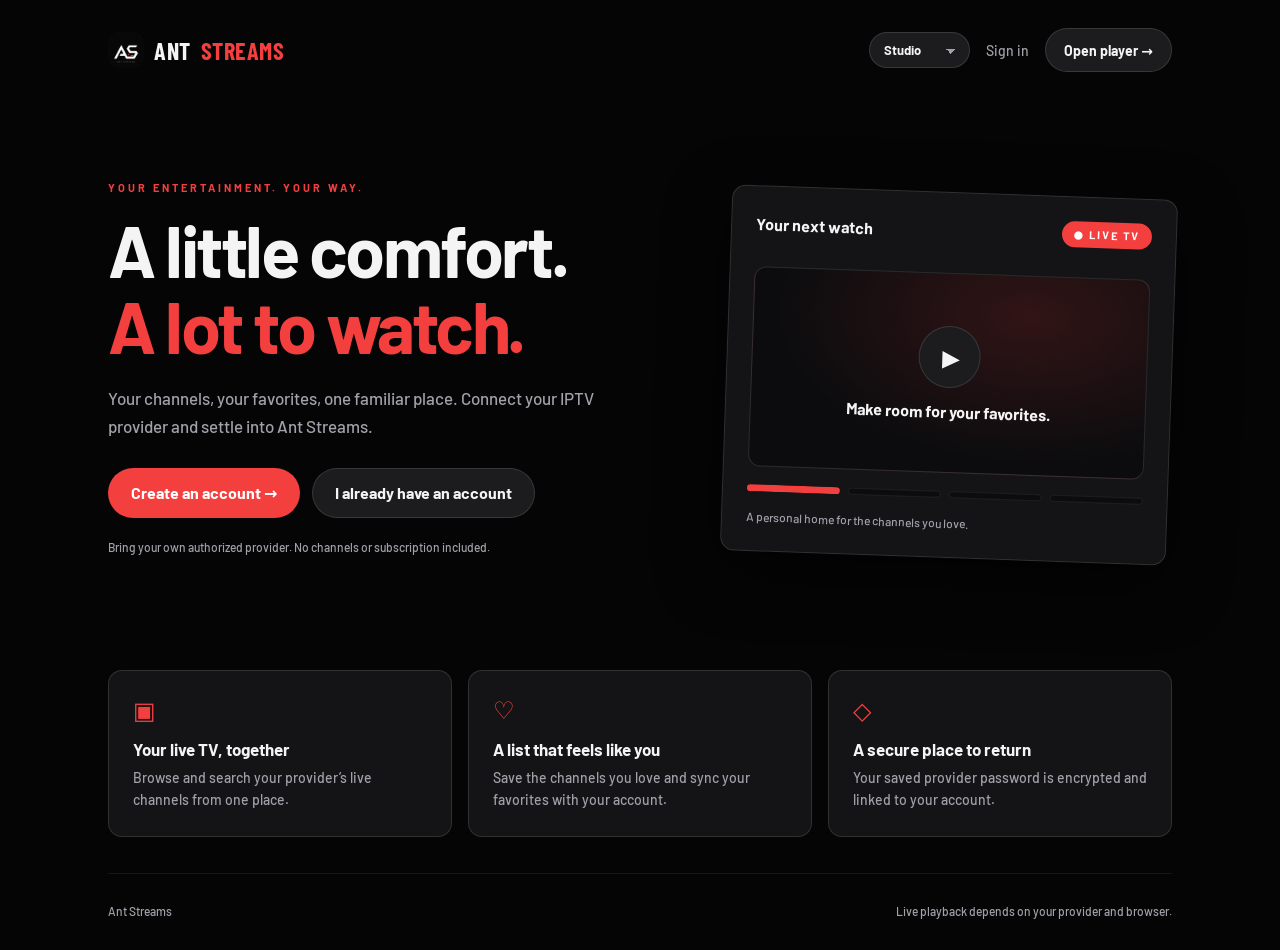
<file: index.html>
<!doctype html>
<html lang="en"><head><meta charset="utf-8"><meta name="viewport" content="width=device-width,initial-scale=1,viewport-fit=cover"><meta name="theme-color" content="#050506"><meta name="description" content="Your personal home for live TV. Connect your authorized IPTV provider and keep your favorites together."><title>Ant Streams</title><meta name="mobile-web-app-capable" content="yes"><meta name="apple-mobile-web-app-capable" content="yes"><meta name="apple-mobile-web-app-status-bar-style" content="black-translucent"><meta name="apple-mobile-web-app-title" content="Ant Streams"><link rel="manifest" href="manifest.webmanifest"><link rel="icon" href="icon.svg" type="image/svg+xml"><link rel="apple-touch-icon" href="icon-180.png"><script>try{var _t=localStorage.getItem('ant-appearance');document.documentElement.setAttribute('data-theme',['studio','dark','light','ghost','nebula'].indexOf(_t)>-1?_t:'studio')}catch(e){document.documentElement.setAttribute('data-theme','studio')}</script>
<link rel="stylesheet" href="theme.css"></head>
<body><div class="landing"><header class="landing-header"><a class="brand" href="./"><img src="icon-180.png" alt="" width="36" height="36"> ANT <b>STREAMS</b></a><nav class="landing-nav" aria-label="Account"><select id="themeSelect" class="theme-switch" aria-label="Theme"><option value="studio">Studio</option><option value="dark">Dark</option><option value="light">iOS Light</option><option value="ghost">Ghost</option><option value="nebula">Nebula</option></select><a href="./auth.html">Sign in</a><a class="button secondary" href="./xtream.html">Open player →</a></nav></header>
<main><section class="landing-hero"><div><div class="eyebrow">YOUR ENTERTAINMENT. YOUR WAY.</div><h1>A little comfort.<br><span>A lot to watch.</span></h1><p class="landing-lead">Your channels, your favorites, one familiar place. Connect your IPTV provider and settle into Ant Streams.</p><div class="landing-actions"><a class="button" href="./auth.html?mode=signup">Create an account →</a><a class="button secondary" href="./auth.html">I already have an account</a></div><p class="landing-small">Bring your own authorized provider. No channels or subscription included.</p></div>
<div class="card preview-card" aria-label="Player illustration"><div class="preview-top"><strong>Your next watch</strong><span class="live-pill">● LIVE TV</span></div><div class="preview-screen"><span class="play-symbol" aria-hidden="true">▶</span><span>Make room for your favorites.</span></div><div class="preview-bars" aria-hidden="true"><span></span><span></span><span></span><span></span></div><p class="preview-caption">A personal home for the channels you love.</p></div></section>
<section class="features" aria-label="What you can do"><article class="card feature"><span class="feature-icon" aria-hidden="true">▣</span><h2>Your live TV, together</h2><p>Browse and search your provider’s live channels from one place.</p></article><article class="card feature"><span class="feature-icon" aria-hidden="true">♡</span><h2>A list that feels like you</h2><p>Save the channels you love and sync your favorites with your account.</p></article><article class="card feature"><span class="feature-icon" aria-hidden="true">◇</span><h2>A secure place to return</h2><p>Your saved provider password is encrypted and linked to your account.</p></article></section></main>
<footer class="landing-footer"><span>Ant Streams</span><span>Live playback depends on your provider and browser.</span></footer></div><script>(function(){try{var key='ant-appearance';var d=document.documentElement;var s=document.getElementById('themeSelect');if(!s)return;s.value=d.getAttribute('data-theme')||'studio';var m=document.querySelector('meta[name="theme-color"]');var b={studio:'#050506',dark:'#09090B',light:'#F2F2F7',ghost:'#0A0A0B',nebula:'#060609'};s.addEventListener('change',function(){var v=s.value;d.setAttribute('data-theme',v);if(m&&b[v])m.setAttribute('content',b[v]);try{localStorage.setItem(key,v)}catch(e){}})}catch(e){}})();</script><script>if('serviceWorker' in navigator)navigator.serviceWorker.register('./sw.js').catch(()=>{});</script></body></html>
</file>
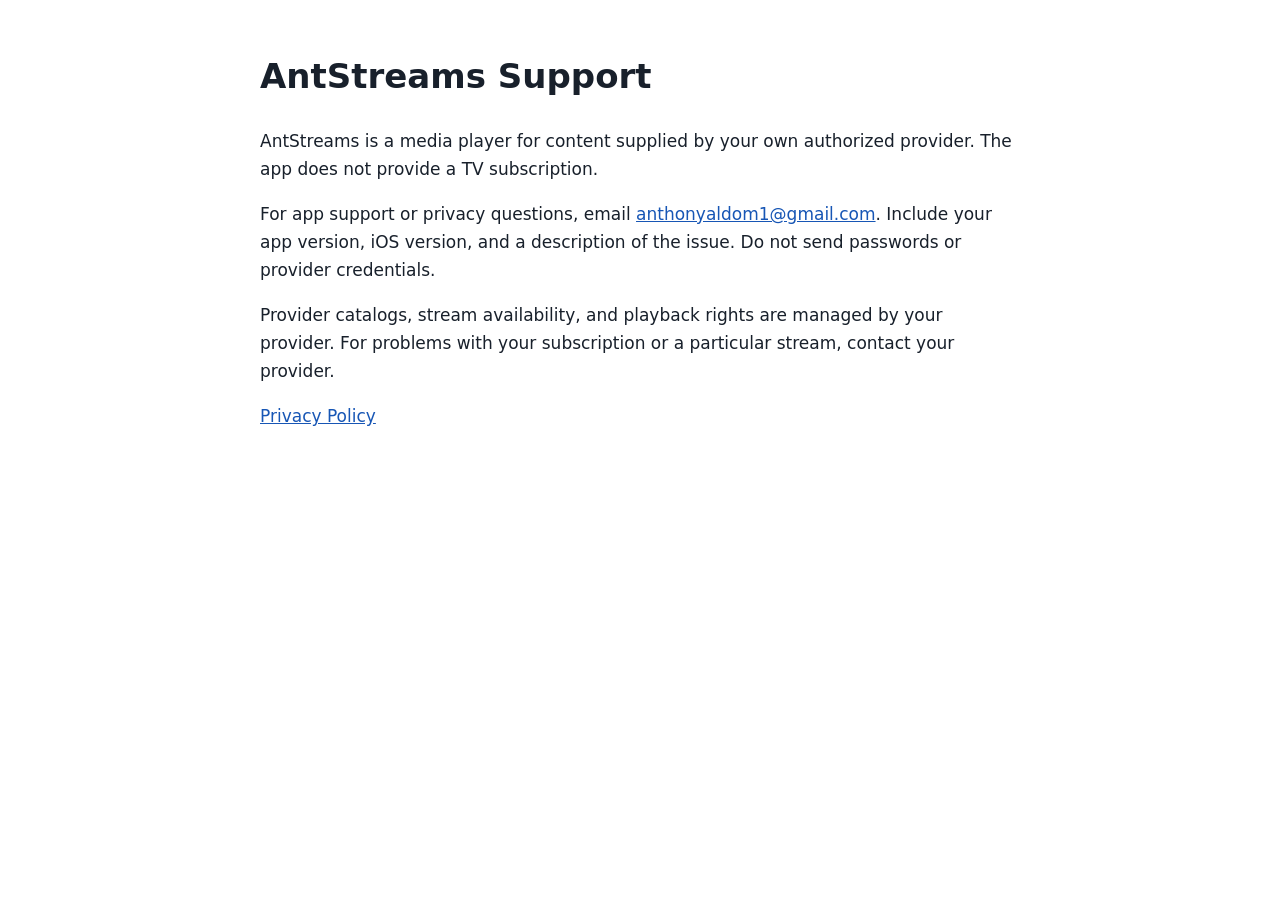
<file: support.html>
<!doctype html><html lang="en"><meta charset="utf-8"><meta name="viewport" content="width=device-width,initial-scale=1"><title>AntStreams Support</title><style>body{font:17px/1.65 system-ui;max-width:760px;margin:48px auto;padding:0 24px;color:#18202b}a{color:#1756b5}</style><h1>AntStreams Support</h1><p>AntStreams is a media player for content supplied by your own authorized provider. The app does not provide a TV subscription.</p><p>For app support or privacy questions, email <a href="mailto:anthonyaldom1@gmail.com">anthonyaldom1@gmail.com</a>. Include your app version, iOS version, and a description of the issue. Do not send passwords or provider credentials.</p><p>Provider catalogs, stream availability, and playback rights are managed by your provider. For problems with your subscription or a particular stream, contact your provider.</p><p><a href="https://github.com/acasso01/rigatoni-stream/blob/main/PRIVACY_POLICY.md">Privacy Policy</a></p></html>
</file>
<file: theme.css>
/* ============================================================
   Ant Streams — web theme system
   Mirrors the native app's AppAppearance themes (Dark, iOS Light,
   Ghost, Nebula). Theme is set on <html data-theme="..."> by an
   inline pre-paint snippet; localStorage key: ant-appearance.
   Default (no JS / unknown value) is Dark.
   ============================================================ */

/* ---------- Tokens ---------- */
:root{
  color-scheme:dark;
  --bg:#09090B; --panel:#17171B; --panel-2:#0D0D11; --input:#0C0C10;
  --text:#FAFAFA; --muted:#A1A1AA; --faint:#71717A;
  --accent:#E50914; --accent-ink:#FFFFFF;
  --accent-soft:rgba(229,9,20,.14); --accent-line:rgba(229,9,20,.42);
  --border:rgba(255,255,255,.13); --border-soft:rgba(255,255,255,.07);
  --wash:rgba(255,255,255,.09);
  --glow:rgba(127,17,31,.45); --hero-a:#282028;
  --eyebrow:#FF9AA2; --focus:#FF8189;
  --tile-a:#25252B; --tile-b:#131317;
  --header-bg:rgba(9,9,11,.92);
  --shadow:0 20px 60px rgba(0,0,0,.5);
  --radius:18px;
}
html[data-theme="light"]{
  color-scheme:light;
  --bg:#F2F2F7; --panel:#FFFFFF; --panel-2:#EDEDF1; --input:#FFFFFF;
  --text:#1C1C1E; --muted:#6B7280; --faint:#9AA0AE;
  --accent:#E50914; --accent-ink:#FFFFFF;
  --accent-soft:rgba(229,9,20,.10); --accent-line:rgba(229,9,20,.34);
  --border:rgba(0,0,0,.14); --border-soft:rgba(0,0,0,.06);
  --wash:rgba(0,0,0,.05);
  --glow:rgba(229,9,20,.10); --hero-a:#E3E3EA;
  --eyebrow:#B90A14; --focus:#E50914;
  --tile-a:#FFFFFF; --tile-b:#EBEBF0;
  --header-bg:rgba(242,242,247,.9);
  --shadow:0 18px 44px rgba(28,28,30,.10);
}
html[data-theme="ghost"]{
  color-scheme:dark;
  --bg:#0A0A0B; --panel:#141416; --panel-2:#0C0C0E; --input:#0C0C0E;
  --text:#FFFFFF; --muted:#A1A1AA; --faint:#6E6E76;
  --accent:#FFFFFF; --accent-ink:#0A0A0B;
  --accent-soft:rgba(255,255,255,.10); --accent-line:rgba(255,255,255,.34);
  --border:rgba(255,255,255,.13); --border-soft:rgba(255,255,255,.07);
  --wash:rgba(255,255,255,.09);
  --glow:rgba(255,255,255,.07); --hero-a:#1C1C1F;
  --eyebrow:#EDEDEF; --focus:#FFFFFF;
  --tile-a:#1E1E22; --tile-b:#101013;
  --header-bg:rgba(10,10,11,.92);
  --shadow:0 20px 60px rgba(0,0,0,.55);
}
html[data-theme="nebula"]{
  color-scheme:dark;
  --bg:#060609; --panel:#0E0E14; --panel-2:#0A0A10; --input:#0A0A10;
  --text:#EDEBF5; --muted:#8F8DA3; --faint:#5F5D75;
  --accent:#A78BFA; --accent-ink:#14082E;
  --accent-soft:rgba(167,139,250,.13); --accent-line:rgba(167,139,250,.40);
  --border:rgba(255,255,255,.10); --border-soft:rgba(255,255,255,.06);
  --wash:rgba(255,255,255,.08);
  --glow:rgba(124,93,250,.16); --hero-a:#151522;
  --eyebrow:#C9BFF5; --focus:#A78BFA;
  --tile-a:#16161F; --tile-b:#0C0C12;
  --header-bg:rgba(6,6,9,.92);
  --shadow:0 20px 60px rgba(0,0,0,.6);
}

/* ---------- Base ---------- */
*{box-sizing:border-box}
html{scroll-behavior:smooth}
body{
  margin:0; background:var(--bg); color:var(--text);
  font:16px -apple-system,BlinkMacSystemFont,"Segoe UI",sans-serif;
  min-height:100dvh; -webkit-font-smoothing:antialiased;
}
button,input,select{font:inherit}
button{cursor:pointer}
button:disabled{opacity:.55; cursor:wait}
a{color:var(--accent)}
button:focus-visible,a:focus-visible,input:focus-visible,select:focus-visible{
  outline:2px solid var(--focus); outline-offset:3px;
}
.hidden{display:none!important}
.hide{display:none!important}
.muted{color:var(--muted)}
::selection{background:var(--accent-soft)}

/* ---------- Brand / eyebrow / badges ---------- */
.brand{
  display:inline-flex; align-items:center; gap:10px;
  font-weight:900; font-size:24px; letter-spacing:-1px;
  color:var(--text); text-decoration:none; white-space:nowrap;
}
.brand img{border-radius:8px; display:block}
.brand b{color:var(--accent); font-weight:900}
.eyebrow{
  font-size:11px; font-weight:800; letter-spacing:3px;
  color:var(--eyebrow); text-transform:uppercase;
}
.badge{
  display:inline-block; font-size:11px; font-weight:800; letter-spacing:3px;
  color:var(--accent); text-transform:uppercase;
  background:var(--accent-soft); border:1px solid var(--accent-line);
  border-radius:999px; padding:7px 12px; margin-bottom:14px;
}
.live-pill,.live-badge{
  display:inline-flex; align-items:center; gap:6px;
  color:var(--accent-ink); background:var(--accent);
  border-radius:999px; padding:6px 12px;
  font-size:11px; font-weight:800; letter-spacing:2px;
}

/* ---------- Buttons (pill) ---------- */
.button{
  display:inline-flex; align-items:center; justify-content:center; gap:8px;
  border:1px solid transparent; border-radius:999px;
  background:var(--accent); color:var(--accent-ink);
  padding:14px 22px; font-weight:800; text-decoration:none; min-height:48px;
}
.button.secondary{
  background:var(--wash); border-color:var(--border); color:var(--text);
}
.button:hover{filter:brightness(1.08)}
.btn{
  border-radius:999px; padding:12px 20px; font-weight:750;
  background:var(--panel-2); color:var(--text); border:1px solid var(--border);
}
.btn.red{background:var(--accent); color:var(--accent-ink); border-color:transparent}
.btn.ghost{background:var(--wash); color:var(--text); border:1px solid var(--border)}
.btn:hover{filter:brightness(1.08)}
.text-button{
  border:0; background:none; padding:6px 2px; color:var(--text);
  font-size:13px; cursor:pointer; min-height:32px; width:auto;
}
.text-button:hover{color:var(--accent)}

/* ---------- Cards ---------- */
.card{
  background:var(--panel); border:1px solid var(--border);
  border-radius:var(--radius); padding:28px; box-shadow:var(--shadow);
}

/* ---------- Forms ---------- */
label{display:block; font-size:13px; color:var(--muted); margin:16px 0 7px}
input,select{
  color:var(--text); background:var(--input);
  border:1px solid var(--border); border-radius:12px;
  padding:13px 14px; width:100%; min-width:0;
}
input:focus,select:focus{border-color:var(--focus)}
input::placeholder{color:var(--faint)}
.password-field{position:relative}
.password-field input{padding-right:68px}
.password-toggle{
  position:absolute; right:12px; top:50%; transform:translateY(-50%);
  border:0; background:none; color:var(--muted); font-size:12px;
  padding:8px 0; cursor:pointer; width:auto;
}
.password-hint{font-size:12px!important; margin:8px 0 0}
p{line-height:1.6}

/* ---------- Theme switcher ---------- */
.theme-switch{
  width:auto; min-width:0; padding:9px 34px 9px 14px; border-radius:999px;
  background-color:var(--wash); border:1px solid var(--border);
  color:var(--text); font-size:13px; font-weight:700; cursor:pointer;
  appearance:none; -webkit-appearance:none;
  background-image:
    linear-gradient(45deg,transparent 50%,var(--muted) 50%),
    linear-gradient(135deg,var(--muted) 50%,transparent 50%);
  background-position:calc(100% - 18px) 55%,calc(100% - 13px) 55%;
  background-size:5px 5px; background-repeat:no-repeat;
}
.theme-switch option{color:#1C1C1E}

/* ---------- Account pages (auth.html) ---------- */
.account-page{display:grid; place-items:center; padding:32px 24px}
.account-main{width:100%; max-width:430px}
.account-main>.brand{display:flex; justify-content:center; margin:0 0 28px}
.account-main h1{font-size:25px; letter-spacing:-.7px; margin:10px 0 9px}
.account-main p{font-size:14px; color:var(--muted)}
.account-main .button{width:100%; margin-top:20px}
.account-main .links{display:flex; justify-content:space-between; gap:14px; margin-top:18px; flex-wrap:wrap}
.account-main .status{color:var(--text); white-space:pre-wrap; overflow-wrap:anywhere; margin:16px 0 0}
.account-main .status:empty{display:none}
.account-main .status.error{color:var(--accent)}
.account-main .note{text-align:center; margin-top:22px; font-size:12px; color:var(--muted)}
.account-main .secondary{margin-top:10px}
.back-link{display:block; text-align:center; font-size:13px; margin-top:20px}

/* ---------- Landing (index.html) ---------- */
.landing{max-width:1120px; margin:auto; padding:0 28px 32px}
.landing-header{
  display:flex; justify-content:space-between; align-items:center;
  gap:20px; padding:28px 0;
}
.landing-nav{display:flex; gap:16px; align-items:center}
.landing-nav>a:not(.button){color:var(--muted); text-decoration:none; font-size:14px}
.landing-nav>a:not(.button):hover{color:var(--text)}
.landing-nav .button{min-height:44px; padding:12px 18px; font-size:14px}
.landing-hero{
  display:grid; grid-template-columns:1.25fr 1fr; gap:60px; align-items:center;
  min-height:570px; padding:50px 0 70px;
}
.landing h1{
  font-size:clamp(42px,6vw,72px); letter-spacing:-2.5px; line-height:1.05;
  margin:18px 0 22px;
}
.landing h1 span{color:var(--accent)}
.landing-lead{color:var(--muted); max-width:490px; font-size:17px}
.landing-actions{display:flex; gap:12px; flex-wrap:wrap; margin-top:28px}
.landing-small{font-size:12px; color:var(--muted); margin-top:20px}
.preview-card{transform:rotate(2deg); padding:24px}
.preview-top{display:flex; align-items:center; justify-content:space-between; margin-bottom:30px}
.preview-screen{
  height:200px; border:1px solid var(--border); border-radius:12px;
  background:radial-gradient(ellipse at 70% 20%,var(--glow),transparent 65%),var(--panel-2);
  display:flex; align-items:center; justify-content:center;
  flex-direction:column; gap:14px; color:var(--text); font-weight:600;
}
.play-symbol{
  height:62px; width:62px; border:1px solid var(--border); border-radius:50%;
  display:grid; place-items:center; background:var(--wash);
  font-size:23px; padding-left:3px; color:var(--text);
}
.preview-bars{display:flex; gap:8px; margin-top:18px}
.preview-bars span{height:7px; border-radius:8px; background:var(--panel-2); border:1px solid var(--border-soft); flex:1}
.preview-bars span:first-child{background:var(--accent); border-color:transparent}
.preview-caption{font-size:12px; color:var(--muted); margin:16px 0 0}
.features{display:grid; grid-template-columns:repeat(3,1fr); gap:16px}
.feature{padding:24px; box-shadow:none}
.feature h2{font-size:17px; margin:14px 0 8px}
.feature p{font-size:14px; margin:0; color:var(--muted)}
.feature-icon{color:var(--accent); font-size:24px}
.landing-footer{
  display:flex; justify-content:space-between; gap:16px;
  color:var(--muted); font-size:12px; padding:30px 0 0; margin-top:36px;
  border-top:1px solid var(--border-soft);
}

/* ---------- Player (xtream.html) ---------- */
.player-page header{
  position:sticky; top:0; z-index:10;
  background:var(--header-bg); backdrop-filter:blur(15px); -webkit-backdrop-filter:blur(15px);
  display:flex; align-items:center; gap:20px;
  padding:14px max(18px,4vw); border-bottom:1px solid var(--border-soft);
}
.player-page .brand{font-size:23px}
.player-page nav{display:flex; gap:18px; overflow:auto; scrollbar-width:none}
.player-page nav button{
  background:none; border:0; color:var(--muted); padding:10px 2px;
  white-space:nowrap; font-weight:600; border-bottom:2px solid transparent;
}
.player-page nav button:hover{color:var(--text)}
.player-page nav button.active{color:var(--text); border-bottom-color:var(--accent)}
.spacer{flex:1}
.player-page .account{
  background:var(--wash); border:1px solid var(--border);
  color:var(--text); padding:9px 16px; border-radius:999px; font-weight:700;
}
.player-page main{max-width:1600px; margin:auto}
.hero{
  position:relative; min-height:300px; display:flex; align-items:flex-end;
  padding:48px max(20px,5vw);
  background:
    radial-gradient(ellipse at 80% 15%,var(--glow),transparent 55%),
    linear-gradient(125deg,var(--hero-a),var(--bg) 70%);
}
.hero:after{
  content:""; position:absolute; inset:auto 0 0; height:90px;
  background:linear-gradient(transparent,var(--bg)); pointer-events:none;
}
.hero-inner{position:relative; z-index:1; max-width:700px}
.hero h1{font-size:clamp(35px,7vw,72px); line-height:1.02; letter-spacing:-2px; margin:10px 0}
.hero p{font-size:16px; line-height:1.5; color:var(--muted); max-width:520px}
.actions{display:flex; gap:10px; flex-wrap:wrap; margin-top:20px; align-items:center}
.content{padding:0 max(18px,4vw) 100px}
.rowhead{display:flex; align-items:center; justify-content:space-between; gap:12px; margin:27px 0 12px}
.rowhead h2{font-size:21px; letter-spacing:-.5px; margin:0}
.rowhead span{font-size:12px; color:var(--muted)}
.rail{
  display:flex; gap:14px; overflow-x:auto; padding:4px 2px 16px;
  scroll-snap-type:x mandatory; scrollbar-color:var(--faint) transparent;
}
.tile{
  position:relative; flex:0 0 165px; min-height:136px;
  background:linear-gradient(145deg,var(--tile-a),var(--tile-b));
  border:1px solid var(--border-soft); border-radius:var(--radius);
  overflow:hidden; color:var(--text); text-align:left;
  scroll-snap-align:start; padding:0;
  transition:transform .18s ease, border-color .18s ease, box-shadow .18s ease;
}
.tile:hover{border-color:var(--accent-line); box-shadow:0 8px 28px rgba(0,0,0,.28)}
.tile:active{transform:scale(.97)}
.tile img{width:100%; height:90px; object-fit:contain; padding:12px}
.tile .fallback{
  height:90px; display:grid; place-items:center;
  font-size:35px; color:var(--faint); font-weight:900;
}
.tile .name{
  display:block; padding:10px 12px 13px; font-size:13px; font-weight:650;
  white-space:nowrap; overflow:hidden; text-overflow:ellipsis;
}
.tile .fav{
  position:absolute; top:8px; right:8px; border:0; border-radius:50%;
  background:rgba(0,0,0,.65); color:#fff; font-size:18px;
  width:32px; height:32px; display:grid; place-items:center; padding:0;
}
.tile .fav.saved{color:#FF3D50}
.tile .dl{
  position:absolute; top:8px; left:8px; border:0; border-radius:50%;
  background:rgba(0,0,0,.65); color:#fff; font-size:16px;
  width:32px; height:32px; display:grid; place-items:center; text-decoration:none;
}
.tile .versions{position:absolute;top:8px;left:8px;background:rgba(0,0,0,.65);color:#fff;font-size:11px;font-weight:800;letter-spacing:.5px;padding:4px 8px;border-radius:999px}
.filterbar{display:flex;gap:10px;align-items:center;margin:18px 0 4px}
.filterbar .us-only{display:inline-flex;align-items:center;gap:8px;margin:0;font-size:14px;color:var(--muted);cursor:pointer;min-height:36px}
.filterbar .us-only input{width:auto;padding:0;accent-color:var(--accent)}
.searchbar{
  width:100%; padding:14px 18px; background:var(--panel);
  border:1px solid var(--border); border-radius:999px; color:var(--text); margin:14px 0;
}
.empty{color:var(--muted); padding:30px 0}
#login{
  width:calc(100% - 36px); max-width:530px; margin:48px auto;
  background:var(--panel); border:1px solid var(--border);
  border-radius:var(--radius); padding:28px; box-shadow:var(--shadow);
}
#login h2{font-size:25px; letter-spacing:-.7px; margin:10px 0 9px}
#login p{font-size:14px; color:var(--muted)}
#login .btn{margin-top:8px}
#status{color:var(--text); overflow-wrap:anywhere; white-space:pre-wrap; margin-top:14px}
#vault{border-top:1px solid var(--border-soft); margin-top:20px; padding-top:18px}
#acctStatus{color:var(--muted); margin:0 0 12px; font-size:14px}
.account-links{display:flex; gap:8px; flex-wrap:wrap}
.account-links a{text-decoration:none}
.footnote{font-size:12px; color:var(--faint); margin:50px 0}
#count{color:var(--muted); font-size:13px}
#movieCategory{
  width:100%; padding:12px 14px; background:var(--input); color:var(--text);
  border:1px solid var(--border); border-radius:12px; margin-bottom:12px;
}

/* ---------- Series detail ---------- */
.detail-head{display:flex; gap:18px; margin:24px 0 8px; align-items:flex-start}
.detail-head img{width:180px; max-width:40vw; border-radius:var(--radius); border:1px solid var(--border-soft); background:linear-gradient(145deg,var(--tile-a),var(--tile-b))}
.detail-head .fallback{width:180px; max-width:40vw; height:240px; display:grid; place-items:center; font-size:40px; color:var(--faint); font-weight:900; border:1px solid var(--border-soft); border-radius:var(--radius); background:linear-gradient(145deg,var(--tile-a),var(--tile-b))}
.detail-meta{flex:1; min-width:0}
.detail-meta h2{font-size:24px; letter-spacing:-.5px; margin:0 0 6px}
.detail-meta p{margin:8px 0; font-size:14px}
.episode-list{display:grid; gap:8px; margin:16px 0}
.episode-row{display:flex; align-items:center; gap:14px; width:100%; text-align:left; background:var(--panel); border:1px solid var(--border-soft); border-radius:12px; padding:10px 14px; color:var(--text); cursor:pointer}
.episode-row:hover{border-color:var(--accent-line)}
.episode-row img{width:86px; height:48px; object-fit:cover; border-radius:8px; flex-shrink:0}
.episode-fallback{width:86px; height:48px; display:grid; place-items:center; flex-shrink:0; border-radius:8px; background:var(--wash); color:var(--faint); font-weight:900}
.episode-title{flex:1; min-width:0; font-size:14px; font-weight:650; overflow:hidden; text-overflow:ellipsis; white-space:nowrap}
.episode-row .dl{margin-left:auto; flex-shrink:0; color:var(--muted); font-size:18px; line-height:1; text-decoration:none; padding:6px}
.episode-row .dl:hover{color:var(--text)}
button.dl{cursor:pointer; background:none; border:0}
.download-list{display:grid; gap:8px; margin:16px 0}
.download-row{display:flex; align-items:center; gap:14px; background:var(--panel); border:1px solid var(--border-soft); border-radius:12px; padding:10px 14px}
.download-name{flex:1; min-width:0; font-size:14px; font-weight:650; overflow:hidden; text-overflow:ellipsis; white-space:nowrap}
.download-status{flex-shrink:0; font-size:13px; color:var(--muted); white-space:nowrap}

/* ---------- Watch overlay (always a dark video surface) ---------- */
#watch{position:fixed; inset:0; z-index:30; background:#050505; display:flex; flex-direction:column}
#watchbar{padding:14px 20px; display:flex; align-items:center; gap:12px; color:#fff}
#watchbar strong{flex:1; overflow:hidden; text-overflow:ellipsis; white-space:nowrap; font-size:15px}
#watchbar .btn{background:rgba(255,255,255,.12); border-color:rgba(255,255,255,.18); color:#fff}
#watch video{width:100%; flex:1; min-height:0; background:#000}
#watch small{padding:10px 20px; color:#aaa}
#watch .btn{margin:0 20px 16px; background:rgba(255,255,255,.12); border-color:rgba(255,255,255,.18); color:#fff}

/* ---------- Responsive ---------- */
@media(min-width:800px){
  .tile{flex-basis:210px; min-height:165px}
  .tile img,.tile .fallback{height:115px}
  .hero{min-height:420px}
}
@media(max-width:700px){
  .landing{padding:0 20px 24px}
  .landing-header{padding:20px 0; flex-wrap:wrap}
  .landing-header .brand{font-size:19px}
  .landing-nav{gap:12px; white-space:nowrap; flex-wrap:wrap}
  .landing-nav .button{padding:10px 14px; font-size:12px; min-height:40px}
  .landing-hero{grid-template-columns:1fr; gap:36px; min-height:0; padding:38px 0 40px}
  .landing h1{letter-spacing:-1.5px}
  .preview-card{transform:none}
  .preview-screen{height:160px}
  .features{grid-template-columns:1fr}
  .landing-footer{flex-direction:column}
  .account-page{padding:24px 18px}
  .card{padding:24px}
  .player-page .brand{font-size:20px}
}
@media(max-width:600px){
  .player-page header{gap:12px; padding:12px 16px; flex-wrap:wrap}
  .player-page nav{order:3; width:100%; gap:22px}
  .hero{min-height:300px; padding:32px 20px}
  .tile{flex-basis:145px}
  .rowhead h2{font-size:19px}
  .theme-switch{padding:8px 30px 8px 12px; font-size:12px}
}
@media(prefers-reduced-motion:reduce){
  html{scroll-behavior:auto!important}
  *,*:before,*:after{transition:none!important}
}

/* ---------- Saved providers manager ---------- */
#providers{margin:18px 0 4px}
#providers h3{margin:0 0 4px;font-size:15px;letter-spacing:-.2px}
#providerList{display:grid;gap:8px;margin:10px 0}
.provider-row{display:flex;align-items:center;gap:12px;padding:10px 12px;border:1px solid var(--border);border-radius:12px;background:var(--panel)}
.provider-row.active{border-color:var(--accent)}
.provider-info{flex:1;min-width:0}
.provider-info strong{display:block;font-size:14px}
.provider-info small{display:block;color:var(--muted);font-size:12px;overflow:hidden;text-overflow:ellipsis;white-space:nowrap}
.provider-actions{display:flex;gap:8px;flex-shrink:0}
.provider-actions .btn{min-height:36px;padding:8px 12px;font-size:13px}
.auto-connect{display:inline-flex;align-items:center;gap:8px;margin:0;font-size:14px;color:var(--muted);cursor:pointer;min-height:44px}
.auto-connect input{width:auto;padding:0;accent-color:var(--accent)}

/* ============================================================
   Studio — Gigaplay-style default theme (near-black, Barlow, one red accent)
   Barlow is self-hosted from fonts/ under the SIL Open Font License (fonts/OFL.txt).
   ============================================================ */
@font-face{font-family:"Barlow";font-style:normal;font-weight:400;font-display:swap;src:url(fonts/barlow-latin-400-normal.woff2) format("woff2")}
@font-face{font-family:"Barlow";font-style:normal;font-weight:500;font-display:swap;src:url(fonts/barlow-latin-500-normal.woff2) format("woff2")}
@font-face{font-family:"Barlow";font-style:normal;font-weight:700 900;font-display:swap;src:url(fonts/barlow-latin-700-normal.woff2) format("woff2")}
@font-face{font-family:"Barlow Condensed";font-style:normal;font-weight:700;font-display:swap;src:url(fonts/barlow-condensed-latin-700-normal.woff2) format("woff2")}
html[data-theme="studio"]{
  color-scheme:dark;
  --bg:#050506; --panel:#141416; --panel-2:#0C0C0E; --input:#141416;
  --text:#F4F4F5; --muted:#A1A1AA; --faint:#8E8E9A;
  --accent:#F43F3F; --accent-ink:#FFFFFF;
  --accent-soft:rgba(244,63,63,.14); --accent-line:rgba(244,63,63,.45);
  --border:rgba(255,255,255,.12); --border-soft:rgba(255,255,255,.07);
  --wash:#1C1C1F;
  --glow:rgba(244,63,63,.16); --hero-a:#141416;
  --eyebrow:#F43F3F; --focus:#F43F3F;
  --tile-a:#1C1C1F; --tile-b:#141416;
  --header-bg:rgba(5,5,6,.9);
  --shadow:0 20px 60px rgba(0,0,0,.6);
  --radius:14px;
  --card-3:#26262A;
}
html[data-theme="studio"] body{font-family:"Barlow",ui-sans-serif,system-ui,-apple-system,"Segoe UI",sans-serif;font-weight:500;-webkit-font-smoothing:antialiased}
html[data-theme="studio"] .brand{font-family:"Barlow Condensed","Barlow",sans-serif;letter-spacing:.5px}
html[data-theme="studio"] h1,html[data-theme="studio"] h2,html[data-theme="studio"] strong{font-weight:700}
html[data-theme="studio"] .hero h1{letter-spacing:-1px}
html[data-theme="studio"] .btn{border-radius:12px;font-weight:700}
html[data-theme="studio"] .tile{border-radius:14px;border-color:transparent;background:#141416}
html[data-theme="studio"] .tile:hover{border-color:rgba(255,255,255,.18)}
html[data-theme="studio"] .player-page nav button.active{border-bottom-color:var(--accent)}

/* Hero: welcoming "Trending this week" with backdrop art */
.hero.has-art{background:linear-gradient(90deg,var(--bg) 8%,rgba(5,5,6,.75) 45%,rgba(5,5,6,.2)),var(--hero-image) center/cover no-repeat,var(--bg);min-height:min(56vh,520px)}
.welcome{color:var(--muted);margin:18px 0 0;font-size:15px}

/* Shelves and poster cards */
.shelf .rowhead h2{font-size:20px}
.shelf-note{font-size:12px;color:var(--faint)}
.poster-rail{gap:14px}
.poster{position:relative;flex:0 0 158px;aspect-ratio:2/3;border:0;padding:0;border-radius:12px;overflow:hidden;background:var(--wash);color:var(--text);text-align:left;scroll-snap-align:start;transition:transform .18s ease}
.poster:hover,.poster:focus-visible{transform:translateY(-3px)}
.poster img{position:absolute;inset:0;width:100%;height:100%;object-fit:cover}
.poster-fallback{position:absolute;inset:0;display:grid;place-items:center;font-size:56px;font-weight:700;color:var(--faint)}
.poster-meta{position:absolute;inset:auto 0 0;padding:34px 10px 10px;background:linear-gradient(transparent,rgba(0,0,0,.88));display:flex;flex-direction:column;gap:2px}
.poster-title{font-weight:700;font-size:14px;line-height:1.2;display:-webkit-box;-webkit-line-clamp:2;-webkit-box-orient:vertical;overflow:hidden}
.poster-sub{font-size:12px;color:#c8c8cf}
.poster-badge{position:absolute;top:8px;left:8px;background:var(--accent);color:#fff;font-size:11px;font-weight:700;padding:3px 7px;border-radius:6px}
.continue{position:relative;flex:0 0 240px;height:136px;border:0;border-radius:12px;overflow:hidden;background:var(--wash);color:var(--text);text-align:left;padding:0}
.continue img{position:absolute;inset:0;width:100%;height:100%;object-fit:cover;opacity:.55}
.continue .name{position:absolute;left:12px;right:12px;bottom:30px;font-weight:700;font-size:15px;white-space:nowrap;overflow:hidden;text-overflow:ellipsis}
.continue .left{position:absolute;left:12px;bottom:12px;font-size:12px;color:var(--muted)}
.continue .progress{position:absolute;left:0;right:0;bottom:0;height:4px;background:rgba(255,255,255,.18)}
.continue .progress:after{content:"";position:absolute;inset:0 auto 0 0;width:var(--p);background:var(--accent)}
.chip-btn{margin:0!important;min-height:36px;padding:6px 14px}

/* Category sheet */
.sheet-shade{position:fixed;inset:0;z-index:40;background:rgba(0,0,0,.6);display:flex;justify-content:center;align-items:flex-end}
.sheet{width:min(560px,100%);max-height:86vh;overflow:auto;background:var(--panel);border-radius:18px 18px 0 0;padding:18px 18px 28px;box-shadow:var(--shadow)}
@media(min-width:800px){.sheet-shade{align-items:center}.sheet{border-radius:18px}}
.sheet-head{display:flex;justify-content:space-between;align-items:center}
.sheet-head h2{margin:0;font-size:22px}
.sheet-head .btn{margin:0}
.segmented{display:flex;background:var(--panel-2);border-radius:12px;padding:4px;margin:14px 0}
.segmented button{flex:1;border:0;background:none;color:var(--muted);padding:9px;border-radius:9px;font-weight:700}
.segmented button.active{background:var(--wash);color:var(--text)}
.sheet-row{display:flex!important;justify-content:space-between;align-items:center;gap:12px;margin:0!important;padding:12px 4px;border-top:1px solid var(--border-soft);font-size:15px!important;color:var(--text)!important;cursor:pointer}
.sheet-row select{width:auto;padding:8px 10px}
.sheet-row input[type=checkbox]{width:auto;accent-color:var(--accent)}
.switch{appearance:none;-webkit-appearance:none;width:46px!important;height:28px;border-radius:14px;background:var(--card-3,#3a3a40);position:relative;padding:0!important;border:0!important;flex:0 0 auto;transition:background .15s}
.switch:after{content:"";position:absolute;top:3px;left:3px;width:22px;height:22px;border-radius:50%;background:#fff;transition:transform .15s}
.switch:checked{background:#34C759}.switch:checked:after{transform:translateX(18px)}
.sheet-tools{display:flex;gap:8px;align-items:center;margin:10px 0}
.sheet-tools .searchbar{margin:0;flex:1}
.sheet-tools .btn{margin:0;white-space:nowrap}

/* TV guide */
.guide-bar{display:flex;flex-wrap:wrap;gap:10px;align-items:center;margin:18px 0 12px}
.guide-bar select{width:auto;min-width:200px;padding:10px 12px}
.guide-bar .btn{margin:0}
.guide-count{color:var(--muted);font-size:14px}
.guide{--chw:220px;position:relative;overflow:auto;border-radius:16px;background:#0C0C0E;max-height:calc(100vh - 210px)}
.guide-head{display:flex;position:sticky;top:0;z-index:3;background:#0C0C0E;border-bottom:1px solid var(--border-soft)}
.guide-corner{flex:0 0 var(--chw);position:sticky;left:0;background:#0C0C0E;z-index:4}
.guide-times{position:relative;height:44px;flex:0 0 calc(var(--span)*var(--ppm))}
.guide-times span{position:absolute;top:13px;padding-left:12px;font-size:13px;color:var(--muted)}
.guide-body{position:relative;width:calc(var(--chw) + var(--span)*var(--ppm))}
.guide-row{display:flex;height:68px;border-bottom:1px solid var(--border-soft)}
.guide-ch{flex:0 0 var(--chw);position:sticky;left:0;z-index:2;display:flex;align-items:center;gap:12px;padding:0 14px;background:#0C0C0E;border:0;color:var(--text);text-align:left;border-right:1px solid var(--border-soft)}
.guide-num{min-width:32px;height:28px;display:grid;place-items:center;border-radius:8px;background:#1C1C1F;font-weight:700;font-size:13px}
.guide-name{font-weight:700;font-size:15px;white-space:nowrap;overflow:hidden;text-overflow:ellipsis}
.guide-lane{position:relative;flex:1}
.prog{position:absolute;top:6px;bottom:6px;border:0;border-radius:10px;background:#1C1C1F;color:var(--text);text-align:left;padding:8px 10px;overflow:hidden;display:flex;flex-direction:column;justify-content:center;gap:2px}
.prog:hover,.prog:focus-visible{background:#26262A}
.prog strong{font-size:14px;white-space:nowrap;overflow:hidden;text-overflow:ellipsis}
.prog small{font-size:12px;color:var(--muted)}
.prog-now{background:#202024}
.prog-bar{position:absolute;left:0;bottom:0;height:3px;background:var(--accent);border-radius:0 2px 2px 0}
.prog-empty{background:#141416}.prog-loading{background:#111113;color:var(--faint);font-size:13px}
.now-line{position:absolute;top:0;bottom:0;width:2px;background:var(--accent);z-index:1;pointer-events:none}
.guide-times .now-pill{position:absolute;top:10px;transform:translateX(-50%);background:var(--accent);color:#fff;font-weight:700;font-size:12px;padding:3px 7px;border-radius:7px;z-index:2}
body.ant-tab-guide .hero{display:none}
body.ant-tab-guide #searchwrap{margin-top:18px}
.guide-body .now-line{margin-left:0}
@media(max-width:700px){.guide{--chw:140px}.guide-name{font-size:13px}.guide-num{display:none}}

/* M3U */
.m3u-card{margin-top:22px;padding-top:16px;border-top:1px solid var(--border-soft)}
.m3u-card summary{cursor:pointer;font-weight:700}
.m3u-card .btn{margin-top:12px}

/* ---------- Player overlay (Gigaplay-style chrome) ---------- */
#watch{background:#000}
.ant-stage{position:relative;flex:1;min-height:0;background:#000;overflow:hidden;user-select:none}
.ant-stage video,.ant-stage canvas{position:absolute;inset:0;width:100%;height:100%;object-fit:contain;background:#000}
.ant-stage canvas{display:block}
.ant-hidden{visibility:hidden}
.ant-stage #watchbar{position:absolute;inset:0 0 auto;z-index:3;padding:14px 18px 40px;background:linear-gradient(rgba(0,0,0,.7),transparent);transition:opacity .25s}
.ant-stage #watchbar .btn{margin:0;width:40px;height:40px;padding:0;border-radius:10px;font-size:18px;background:rgba(20,20,22,.75);border:0}
.ant-stage #watchbar strong{font-size:17px;font-weight:700;text-shadow:0 1px 2px rgba(0,0,0,.6)}
.ant-stage #playstatus{position:absolute;left:18px;bottom:64px;z-index:3;padding:6px 10px;border-radius:8px;background:rgba(20,20,22,.7);color:#d4d4d8;font-size:12px;max-width:70%;transition:opacity .25s}
.ant-center{position:absolute;inset:0;z-index:2;display:flex;align-items:center;justify-content:center;gap:34px;pointer-events:none;transition:opacity .25s}
.ant-center button{pointer-events:auto;border:0;display:grid;place-items:center;color:#fff}
.ant-center svg{width:26px;height:26px}
.ant-round{width:52px;height:52px;border-radius:50%;background:rgba(20,20,22,.75)}
.ant-play{width:72px;height:72px;border-radius:50%;background:#fff;color:#000!important;box-shadow:0 6px 24px rgba(0,0,0,.45)}
.ant-play svg{width:34px;height:34px}
.ant-bottom{position:absolute;inset:auto 0 0;z-index:3;display:flex;align-items:center;gap:14px;padding:30px 18px 14px;background:linear-gradient(transparent,rgba(0,0,0,.75));color:#fff;transition:opacity .25s}
.ant-time{font-weight:700;font-size:18px;font-variant-numeric:tabular-nums;min-width:44px}
.ant-seek{flex:1;-webkit-appearance:none;appearance:none;height:4px;border-radius:2px;padding:0!important;border:0!important;background:linear-gradient(90deg,var(--accent,#F43F3F) var(--p,0%),rgba(255,255,255,.35) var(--p,0%))}
.ant-seek::-webkit-slider-thumb{-webkit-appearance:none;width:16px;height:16px;border-radius:50%;background:#fff;border:0}
.ant-seek::-moz-range-thumb{width:16px;height:16px;border-radius:50%;background:#fff;border:0}
.ant-live{display:none;font-weight:700;font-size:13px;color:#fff;background:var(--accent,#F43F3F);padding:4px 8px;border-radius:6px;margin-right:auto}
.ant-is-live .ant-live{display:inline-block}
.ant-is-live .ant-seek,.ant-is-live .ant-time,.ant-is-live .ant-round{display:none}
.ant-chips{display:flex;gap:8px;margin-left:auto}
.ant-chip{border:0;background:rgba(20,20,22,.8);color:#fff;font-weight:700;font-size:13px;border-radius:9px;padding:7px 10px;min-height:34px;display:grid;place-items:center}
.ant-chip:empty{display:none}
.ant-icon svg{width:18px;height:18px}
.ant-volwrap{display:flex;align-items:center;gap:6px;background:rgba(20,20,22,.8);border-radius:9px;padding-right:10px}
.ant-volwrap .ant-chip{background:none}
.ant-vol{width:96px;-webkit-appearance:none;appearance:none;height:4px;border-radius:2px;padding:0!important;margin:0;border:0!important;touch-action:none;background:linear-gradient(90deg,#fff var(--p,100%),rgba(255,255,255,.3) var(--p,100%))}
.ant-vol::-webkit-slider-thumb{-webkit-appearance:none;width:18px;height:18px;border-radius:50%;background:#fff;border:0}
.ant-vol::-moz-range-thumb{width:18px;height:18px;border-radius:50%;background:#fff;border:0}
.ant-sound{background:var(--accent,#F43F3F)}
.ant-sound[hidden]{display:none}
.ant-needs-tap .ant-sound{animation:ant-pulse 1.6s ease-in-out infinite}
@keyframes ant-pulse{50%{opacity:.6}}
.ant-menu{position:absolute;right:18px;bottom:64px;z-index:5;background:#141416;border-radius:14px;padding:6px;display:flex;flex-direction:column;min-width:210px;box-shadow:0 12px 40px rgba(0,0,0,.6)}
.ant-menu button{border:0;background:none;color:#fff;text-align:left;padding:11px 12px;border-radius:9px;font-weight:500}
.ant-menu button:hover{background:#1C1C1F}.ant-menu button.active{color:var(--accent,#F43F3F);font-weight:700}
.ant-idle{cursor:none}
.ant-idle #watchbar,.ant-idle .ant-center,.ant-idle .ant-bottom,.ant-idle #playstatus{opacity:0;pointer-events:none}
#watch>#compatible,#watch>#alternate{position:absolute;z-index:4;left:50%;transform:translateX(-50%);bottom:110px;margin:0!important}
#watch>#alternate{bottom:160px}
body.tesla-lite .ant-center{gap:40px}body.tesla-lite .ant-play{width:84px;height:84px}
body.tesla-lite .ant-vol{width:150px;height:6px}body.tesla-lite .ant-vol::-webkit-slider-thumb{width:28px;height:28px}body.tesla-lite .ant-chip{min-height:44px;font-size:15px}

@media(max-width:700px){.hero.has-art{min-height:0;padding-top:120px}.poster{flex-basis:132px}.continue{flex-basis:200px}}
</file>
